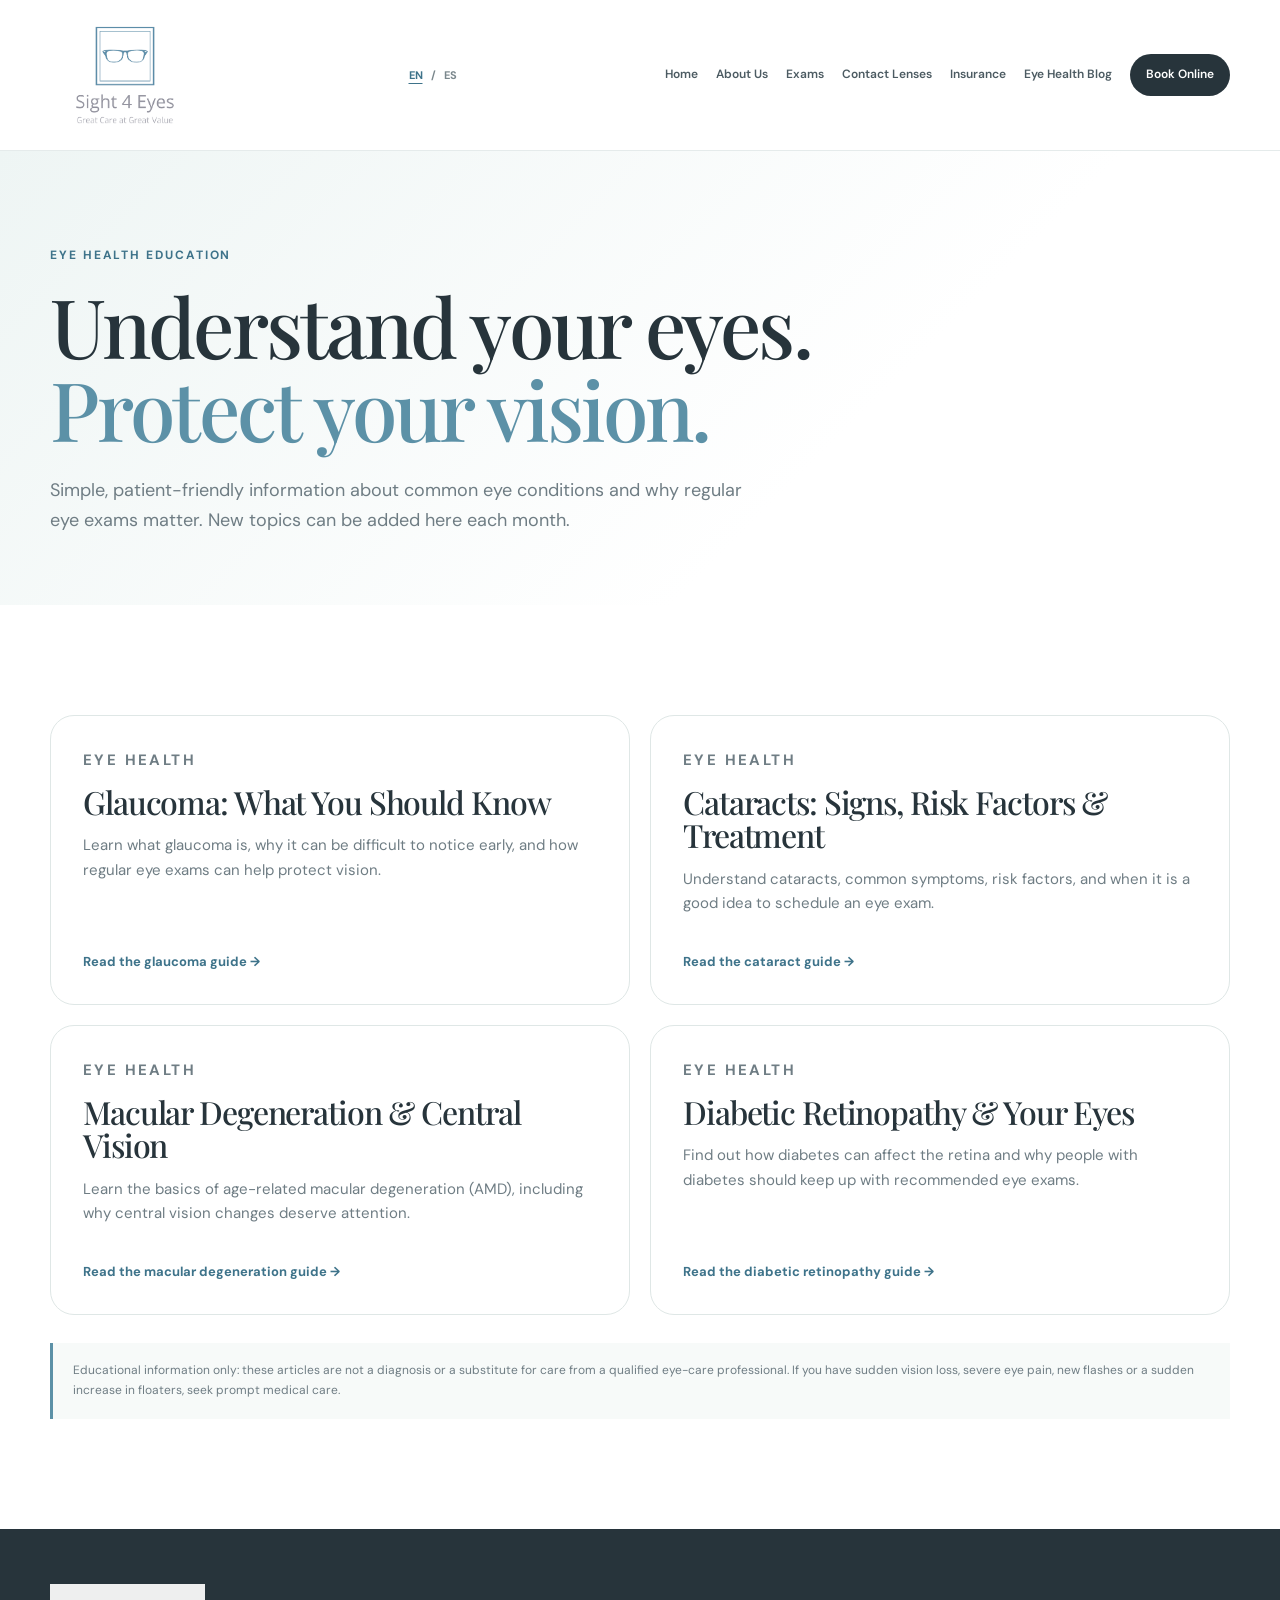
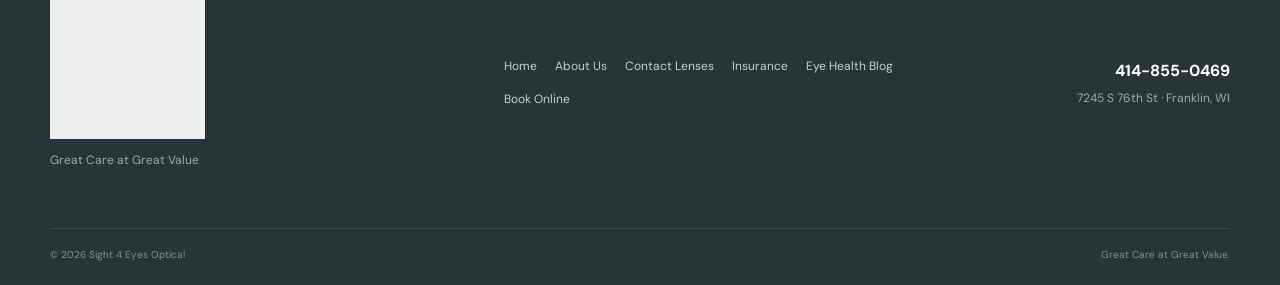
<file: eye-health.html>
<!DOCTYPE html>
<html lang="en">
<head>
  <meta charset="UTF-8">
  <meta name="viewport" content="width=device-width, initial-scale=1.0">
  <meta name="description" content="Eye health education from Sight 4 Eyes Optical in Franklin, Wisconsin. Learn about glaucoma, cataracts, macular degeneration and diabetic retinopathy.">
  <title>Eye Health Blog | Sight 4 Eyes Optical | Franklin, WI</title>
  <link rel="preconnect" href="https://fonts.googleapis.com">
  <link rel="preconnect" href="https://fonts.gstatic.com" crossorigin>
  <link href="https://fonts.googleapis.com/css2?family=DM+Sans:wght@400;500;600;700&family=Playfair+Display:wght@500;600&display=swap" rel="stylesheet">
  <link rel="stylesheet" href="styles.css">
</head>
<body>
<header class="site-header">
  <div class="container nav-wrap">
    <a class="brand" href="index.html#home" aria-label="Sight 4 Eyes home"><img src="assets/logo.png" alt="Sight 4 Eyes Optical"></a>
    <div class="header-tools">
      <div class="language-switcher" role="group" aria-label="Language">
        <button class="lang-button active" data-lang="en" aria-pressed="true">EN</button><span>/</span><button class="lang-button" data-lang="es" aria-pressed="false">ES</button>
      </div>
      <button class="menu-toggle" aria-label="Open menu" aria-expanded="false"><span></span><span></span><span></span></button>
    </div>
    <nav class="nav" aria-label="Main navigation">
      <a href="index.html#home" data-nav-en="Home" data-nav-es="Inicio">Home</a>
      <a href="index.html#about" data-nav-en="About Us" data-nav-es="Sobre Nosotros">About Us</a>
      <a href="index.html#exams" data-nav-en="Exams" data-nav-es="Exámenes">Exams</a>
      <a href="index.html#contacts" data-nav-en="Contact Lenses" data-nav-es="Lentes de Contacto">Contact Lenses</a>
      <a href="index.html#insurance" data-nav-en="Insurance" data-nav-es="Seguros">Insurance</a>
      <a href="eye-health.html" data-nav-en="Eye Health Blog" data-nav-es="Blog de Salud Visual">Eye Health Blog</a>
      <a class="nav-cta" href="https://square.site/book/JVJCF17SCYTRK/sight-4-eyes-franklin-wi" target="_blank" rel="noopener" data-nav-en="Book Online" data-nav-es="Reservar en Línea">Book Online</a>
    </nav>
  </div>
</header>

<main>
  <section class="blog-hero">
    <div class="container">
      <p class="eyebrow" data-en="Eye Health Education" data-es="Educación sobre la Salud Visual">Eye Health Education</p>
      <h1 data-en="Understand your eyes.<br><em>Protect your vision.</em>" data-es="Conozca sus ojos.<br><em>Proteja su visión.</em>">Understand your eyes.<br><em>Protect your vision.</em></h1>
      <p data-en="Simple, patient-friendly information about common eye conditions and why regular eye exams matter. New topics can be added here each month." data-es="Información sencilla y clara para pacientes sobre enfermedades comunes de los ojos y por qué son importantes los exámenes regulares. Aquí se pueden agregar nuevos temas cada mes.">Simple, patient-friendly information about common eye conditions and why regular eye exams matter. New topics can be added here each month.</p>
    </div>
  </section>

  <section class="section">
    <div class="container">
      <div class="blog-grid">
        <article class="blog-card">
          <p class="eyebrow" data-en="Eye Health" data-es="Salud Visual">Eye Health</p>
          <h2 data-en="Glaucoma: What You Should Know" data-es="Glaucoma: Lo que debe saber">Glaucoma: What You Should Know</h2>
          <p data-en="Learn what glaucoma is, why it can be difficult to notice early, and how regular eye exams can help protect vision." data-es="Aprenda qué es el glaucoma, por qué puede ser difícil detectarlo al principio y cómo los exámenes regulares pueden ayudar a proteger la visión.">Learn what glaucoma is, why it can be difficult to notice early, and how regular eye exams can help protect vision.</p>
          <a href="eye-health/glaucoma.html" data-en="Read the glaucoma guide →" data-es="Leer la guía sobre glaucoma →">Read the glaucoma guide →</a>
        </article>
        <article class="blog-card">
          <p class="eyebrow" data-en="Eye Health" data-es="Salud Visual">Eye Health</p>
          <h2 data-en="Cataracts: Signs, Risk Factors & Treatment" data-es="Cataratas: Señales, factores de riesgo y tratamiento">Cataracts: Signs, Risk Factors &amp; Treatment</h2>
          <p data-en="Understand cataracts, common symptoms, risk factors, and when it is a good idea to schedule an eye exam." data-es="Conozca las cataratas, sus síntomas comunes, factores de riesgo y cuándo conviene programar un examen de la vista.">Understand cataracts, common symptoms, risk factors, and when it is a good idea to schedule an eye exam.</p>
          <a href="eye-health/cataracts.html" data-en="Read the cataract guide →" data-es="Leer la guía sobre cataratas →">Read the cataract guide →</a>
        </article>
        <article class="blog-card">
          <p class="eyebrow" data-en="Eye Health" data-es="Salud Visual">Eye Health</p>
          <h2 data-en="Macular Degeneration & Central Vision" data-es="Degeneración Macular y Visión Central">Macular Degeneration &amp; Central Vision</h2>
          <p data-en="Learn the basics of age-related macular degeneration (AMD), including why central vision changes deserve attention." data-es="Conozca lo básico sobre la degeneración macular relacionada con la edad (DMAE) y por qué los cambios en la visión central merecen atención.">Learn the basics of age-related macular degeneration (AMD), including why central vision changes deserve attention.</p>
          <a href="eye-health/macular-degeneration.html" data-en="Read the macular degeneration guide →" data-es="Leer la guía sobre degeneración macular →">Read the macular degeneration guide →</a>
        </article>
        <article class="blog-card">
          <p class="eyebrow" data-en="Eye Health" data-es="Salud Visual">Eye Health</p>
          <h2 data-en="Diabetic Retinopathy & Your Eyes" data-es="Retinopatía Diabética y sus Ojos">Diabetic Retinopathy &amp; Your Eyes</h2>
          <p data-en="Find out how diabetes can affect the retina and why people with diabetes should keep up with recommended eye exams." data-es="Descubra cómo la diabetes puede afectar la retina y por qué las personas con diabetes deben mantenerse al día con los exámenes recomendados.">Find out how diabetes can affect the retina and why people with diabetes should keep up with recommended eye exams.</p>
          <a href="eye-health/diabetic-retinopathy.html" data-en="Read the diabetic retinopathy guide →" data-es="Leer la guía sobre retinopatía diabética →">Read the diabetic retinopathy guide →</a>
        </article>
      </div>
      <div class="blog-disclaimer" data-en="Educational information only: these articles are not a diagnosis or a substitute for care from a qualified eye-care professional. If you have sudden vision loss, severe eye pain, new flashes or a sudden increase in floaters, seek prompt medical care." data-es="Información educativa solamente: estos artículos no constituyen un diagnóstico ni sustituyen la atención de un profesional de la salud visual. Si presenta pérdida repentina de visión, dolor ocular intenso, nuevos destellos o un aumento repentino de manchas flotantes, busque atención médica de inmediato.">Educational information only: these articles are not a diagnosis or a substitute for care from a qualified eye-care professional. If you have sudden vision loss, severe eye pain, new flashes or a sudden increase in floaters, seek prompt medical care.</div>
    </div>
  </section>
</main>

<footer class="site-footer">
  <div class="container footer-grid">
    <div><img src="assets/logo.png" alt="Sight 4 Eyes" class="footer-logo"><p>Great Care at Great Value</p></div>
    <div class="footer-links"><a href="index.html#home">Home</a><a href="index.html#about">About Us</a><a href="index.html#contacts">Contact Lenses</a><a href="index.html#insurance">Insurance</a><a href="eye-health.html">Eye Health Blog</a><a href="https://square.site/book/JVJCF17SCYTRK/sight-4-eyes-franklin-wi" target="_blank" rel="noopener">Book Online</a></div>
    <div class="footer-right"><a href="tel:14148550469">414-855-0469</a><span>7245 S 76th St · Franklin, WI</span></div>
  </div>
  <div class="container footer-bottom"><span>© <span id="year"></span> Sight 4 Eyes Optical</span><span>Great Care at Great Value.</span></div>
</footer>
<script>
const nav=document.querySelector('.nav'), menu=document.querySelector('.menu-toggle');
menu?.addEventListener('click',()=>{const open=nav.classList.toggle('open');menu.setAttribute('aria-expanded',String(open));});
document.getElementById('year').textContent=new Date().getFullYear();
function setLanguage(lang){document.documentElement.lang=lang;document.querySelectorAll('[data-en]').forEach(el=>{el.innerHTML=lang==='es'?el.dataset.es:el.dataset.en;});document.querySelectorAll('[data-nav-en]').forEach(el=>{el.textContent=lang==='es'?el.dataset.navEs:el.dataset.navEn;});document.querySelectorAll('.lang-button').forEach(b=>{const a=b.dataset.lang===lang;b.classList.toggle('active',a);b.setAttribute('aria-pressed',String(a));});localStorage.setItem('sight4eyes-language',lang);}
document.querySelectorAll('.lang-button').forEach(b=>b.addEventListener('click',()=>setLanguage(b.dataset.lang)));setLanguage(localStorage.getItem('sight4eyes-language')==='es'?'es':'en');
</script>
</body>
</html>
</file>
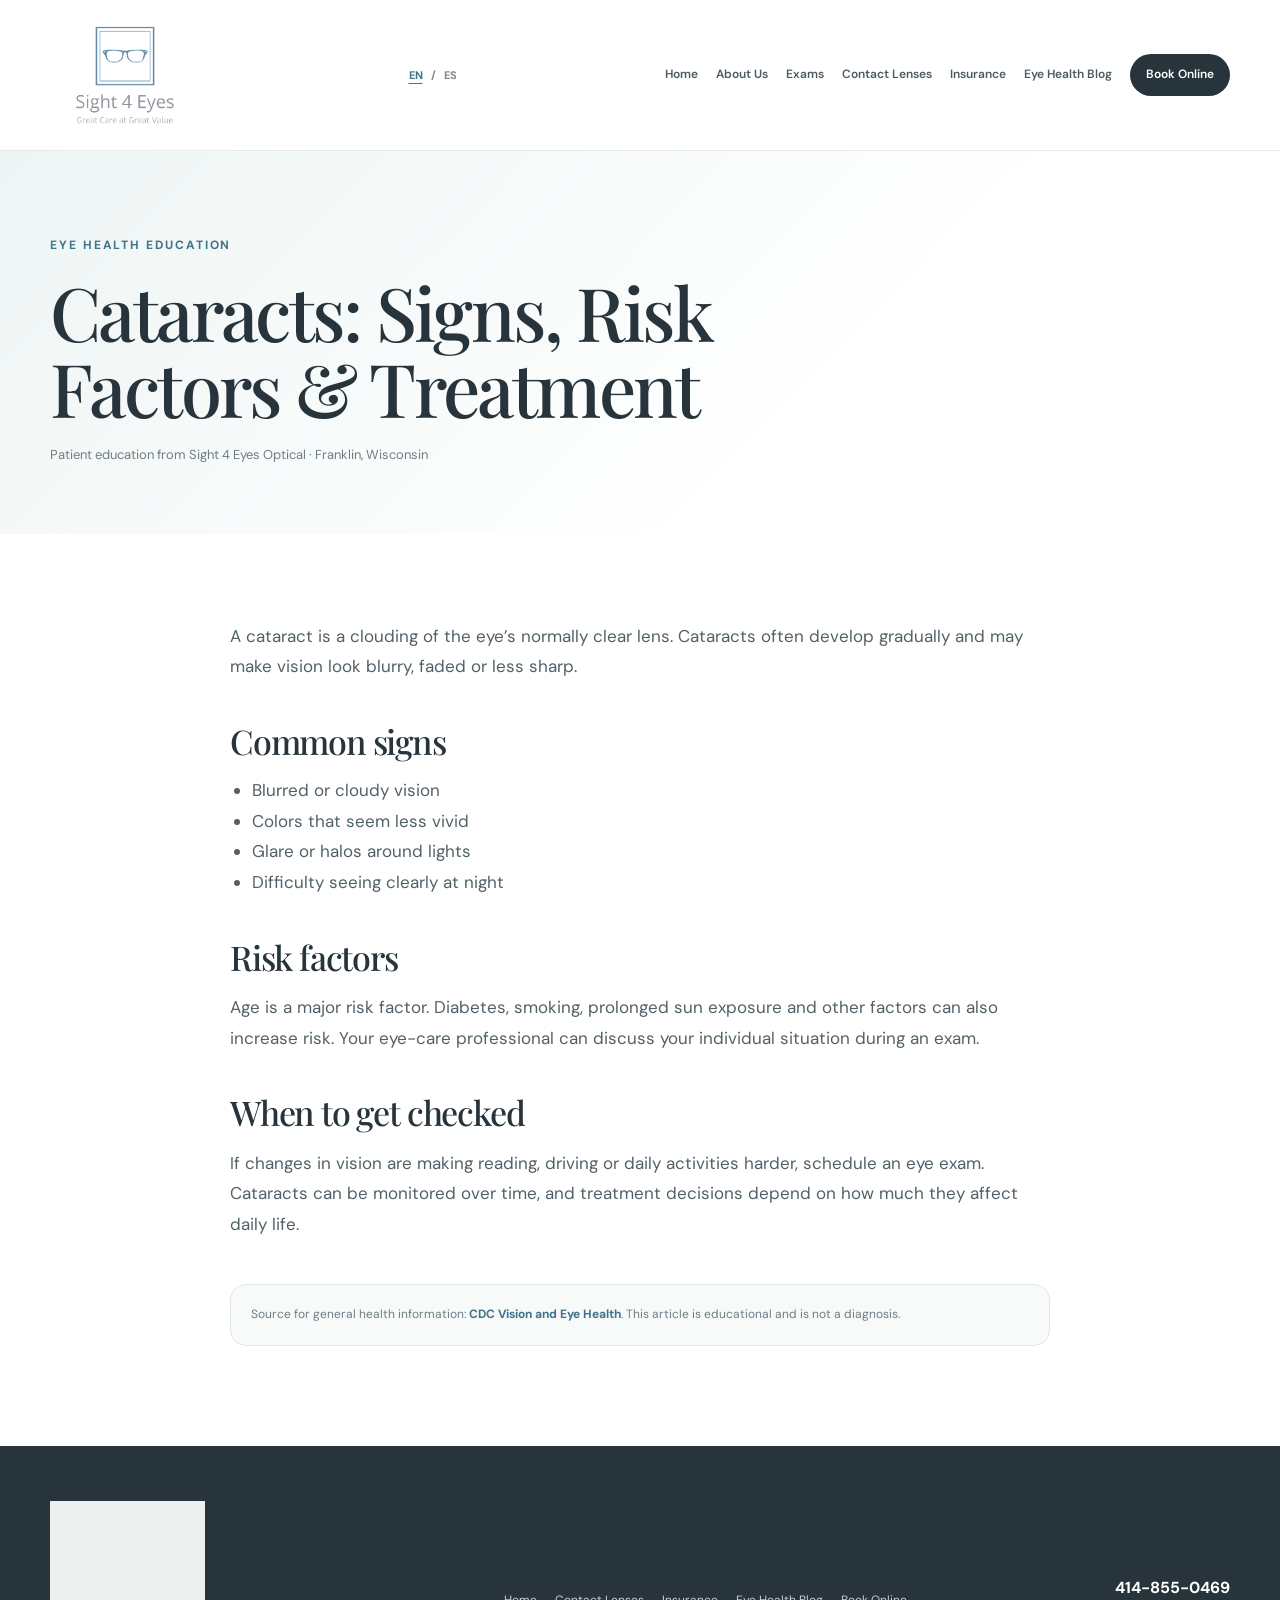
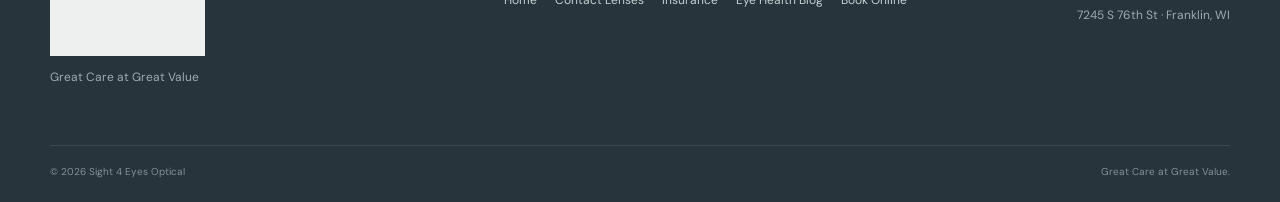
<file: eye-health/cataracts.html>
<!DOCTYPE html>
<html lang="en"><head>
<meta charset="UTF-8"><meta name="viewport" content="width=device-width, initial-scale=1.0">
<meta name="description" content="Understand cataracts, common symptoms, risk factors, and when it is a good idea to schedule an eye exam.">
<title>Cataracts: Signs, Risk Factors & Treatment | Sight 4 Eyes Optical</title>
<link rel="preconnect" href="https://fonts.googleapis.com"><link rel="preconnect" href="https://fonts.gstatic.com" crossorigin>
<link href="https://fonts.googleapis.com/css2?family=DM+Sans:wght@400;500;600;700&family=Playfair+Display:wght@500;600&display=swap" rel="stylesheet"><link rel="stylesheet" href="../styles.css">
<script type="application/ld+json">{"@context":"https://schema.org","@type":"Article","headline":"Cataracts: Signs, Risk Factors & Treatment","author":{"@type":"Organization","name":"Sight 4 Eyes Optical"},"publisher":{"@type":"Organization","name":"Sight 4 Eyes Optical"},"about":"Eye health education"}</script>
</head><body>
<header class="site-header"><div class="container nav-wrap"><a class="brand" href="../index.html#home" aria-label="Sight 4 Eyes home"><img src="../assets/logo.png" alt="Sight 4 Eyes Optical"></a><div class="header-tools"><div class="language-switcher" role="group" aria-label="Language"><button class="lang-button active" data-lang="en" aria-pressed="true">EN</button><span>/</span><button class="lang-button" data-lang="es" aria-pressed="false">ES</button></div><button class="menu-toggle" aria-label="Open menu" aria-expanded="false"><span></span><span></span><span></span></button></div><nav class="nav"><a href="../index.html#home" data-nav-en="Home" data-nav-es="Inicio">Home</a><a href="../index.html#about" data-nav-en="About Us" data-nav-es="Sobre Nosotros">About Us</a><a href="../index.html#exams" data-nav-en="Exams" data-nav-es="Exámenes">Exams</a><a href="../index.html#contacts" data-nav-en="Contact Lenses" data-nav-es="Lentes de Contacto">Contact Lenses</a><a href="../index.html#insurance" data-nav-en="Insurance" data-nav-es="Seguros">Insurance</a><a href="../eye-health.html" data-nav-en="Eye Health Blog" data-nav-es="Blog de Salud Visual">Eye Health Blog</a><a class="nav-cta" href="https://square.site/book/JVJCF17SCYTRK/sight-4-eyes-franklin-wi" target="_blank" rel="noopener" data-nav-en="Book Online" data-nav-es="Reservar en Línea">Book Online</a></nav></div></header>
<main>
<section class="article-hero"><div class="container"><p class="eyebrow" data-en="Eye Health Education" data-es="Educación sobre la Salud Visual">Eye Health Education</p><h1 data-en="Cataracts: Signs, Risk Factors & Treatment" data-es="Cataratas: Señales, factores de riesgo y tratamiento">Cataracts: Signs, Risk Factors & Treatment</h1><p class="article-meta" data-en="Patient education from Sight 4 Eyes Optical · Franklin, Wisconsin" data-es="Información para pacientes de Sight 4 Eyes Optical · Franklin, Wisconsin">Patient education from Sight 4 Eyes Optical · Franklin, Wisconsin</p></div></section>
<article class="article"><div class="container article-inner"><div class="article-language en-content"><p>A cataract is a clouding of the eye’s normally clear lens. Cataracts often develop gradually and may make vision look blurry, faded or less sharp.</p><h2>Common signs</h2><ul><li>Blurred or cloudy vision</li><li>Colors that seem less vivid</li><li>Glare or halos around lights</li><li>Difficulty seeing clearly at night</li></ul><h2>Risk factors</h2><p>Age is a major risk factor. Diabetes, smoking, prolonged sun exposure and other factors can also increase risk. Your eye-care professional can discuss your individual situation during an exam.</p><h2>When to get checked</h2><p>If changes in vision are making reading, driving or daily activities harder, schedule an eye exam. Cataracts can be monitored over time, and treatment decisions depend on how much they affect daily life.</p><div class="article-source">Source for general health information: <a href="https://www.cdc.gov/vision-health/prevention/taking-care-of-your-eyes.html" target="_blank" rel="noopener">CDC Vision and Eye Health</a>. This article is educational and is not a diagnosis.</div></div><div class="article-language es-content" style="display:none"><p>Una catarata es la opacificación del cristalino normalmente transparente del ojo. A menudo se desarrolla gradualmente y puede hacer que la visión se vea borrosa, apagada o menos nítida.</p><h2>Señales comunes</h2><ul><li>Visión borrosa o nublada</li><li>Colores menos intensos</li><li>Deslumbramiento o halos alrededor de las luces</li><li>Dificultad para ver con claridad por la noche</li></ul><h2>Factores de riesgo</h2><p>La edad es un factor importante. La diabetes, fumar, la exposición prolongada al sol y otros factores también pueden aumentar el riesgo. Su profesional de la vista puede hablar con usted sobre su situación durante un examen.</p><h2>Cuándo revisarse</h2><p>Si los cambios en la visión dificultan leer, conducir o realizar actividades diarias, programe un examen de la vista. Las cataratas pueden vigilarse con el tiempo y las decisiones de tratamiento dependen de cuánto afectan la vida diaria.</p><div class="article-source">Fuente de información general: <a href="https://www.cdc.gov/vision-health/prevention/taking-care-of-your-eyes.html" target="_blank" rel="noopener">CDC Vision and Eye Health</a>. Este artículo es educativo y no constituye un diagnóstico.</div></div></div></article>
</main>
<footer class="site-footer"><div class="container footer-grid"><div><img src="../assets/logo.png" alt="Sight 4 Eyes" class="footer-logo"><p>Great Care at Great Value</p></div><div class="footer-links"><a href="../index.html#home">Home</a><a href="../index.html#contacts">Contact Lenses</a><a href="../index.html#insurance">Insurance</a><a href="../eye-health.html">Eye Health Blog</a><a href="https://square.site/book/JVJCF17SCYTRK/sight-4-eyes-franklin-wi" target="_blank" rel="noopener">Book Online</a></div><div class="footer-right"><a href="tel:14148550469">414-855-0469</a><span>7245 S 76th St · Franklin, WI</span></div></div><div class="container footer-bottom"><span>© <span id="year"></span> Sight 4 Eyes Optical</span><span>Great Care at Great Value.</span></div></footer>
<script>
const nav=document.querySelector('.nav'),menu=document.querySelector('.menu-toggle');menu?.addEventListener('click',()=>{const open=nav.classList.toggle('open');menu.setAttribute('aria-expanded',String(open));});document.getElementById('year').textContent=new Date().getFullYear();
function setLanguage(lang){document.documentElement.lang=lang;document.querySelectorAll('[data-en]').forEach(el=>{el.innerHTML=lang==='es'?el.dataset.es:el.dataset.en;});document.querySelectorAll('[data-nav-en]').forEach(el=>{el.textContent=lang==='es'?el.dataset.navEs:el.dataset.navEn;});document.querySelector('.en-content').style.display=lang==='es'?'none':'block';document.querySelector('.es-content').style.display=lang==='es'?'block':'none';document.querySelectorAll('.lang-button').forEach(b=>{const a=b.dataset.lang===lang;b.classList.toggle('active',a);b.setAttribute('aria-pressed',String(a));});localStorage.setItem('sight4eyes-language',lang);}document.querySelectorAll('.lang-button').forEach(b=>b.addEventListener('click',()=>setLanguage(b.dataset.lang)));setLanguage(localStorage.getItem('sight4eyes-language')==='es'?'es':'en');
</script></body></html>
</file>
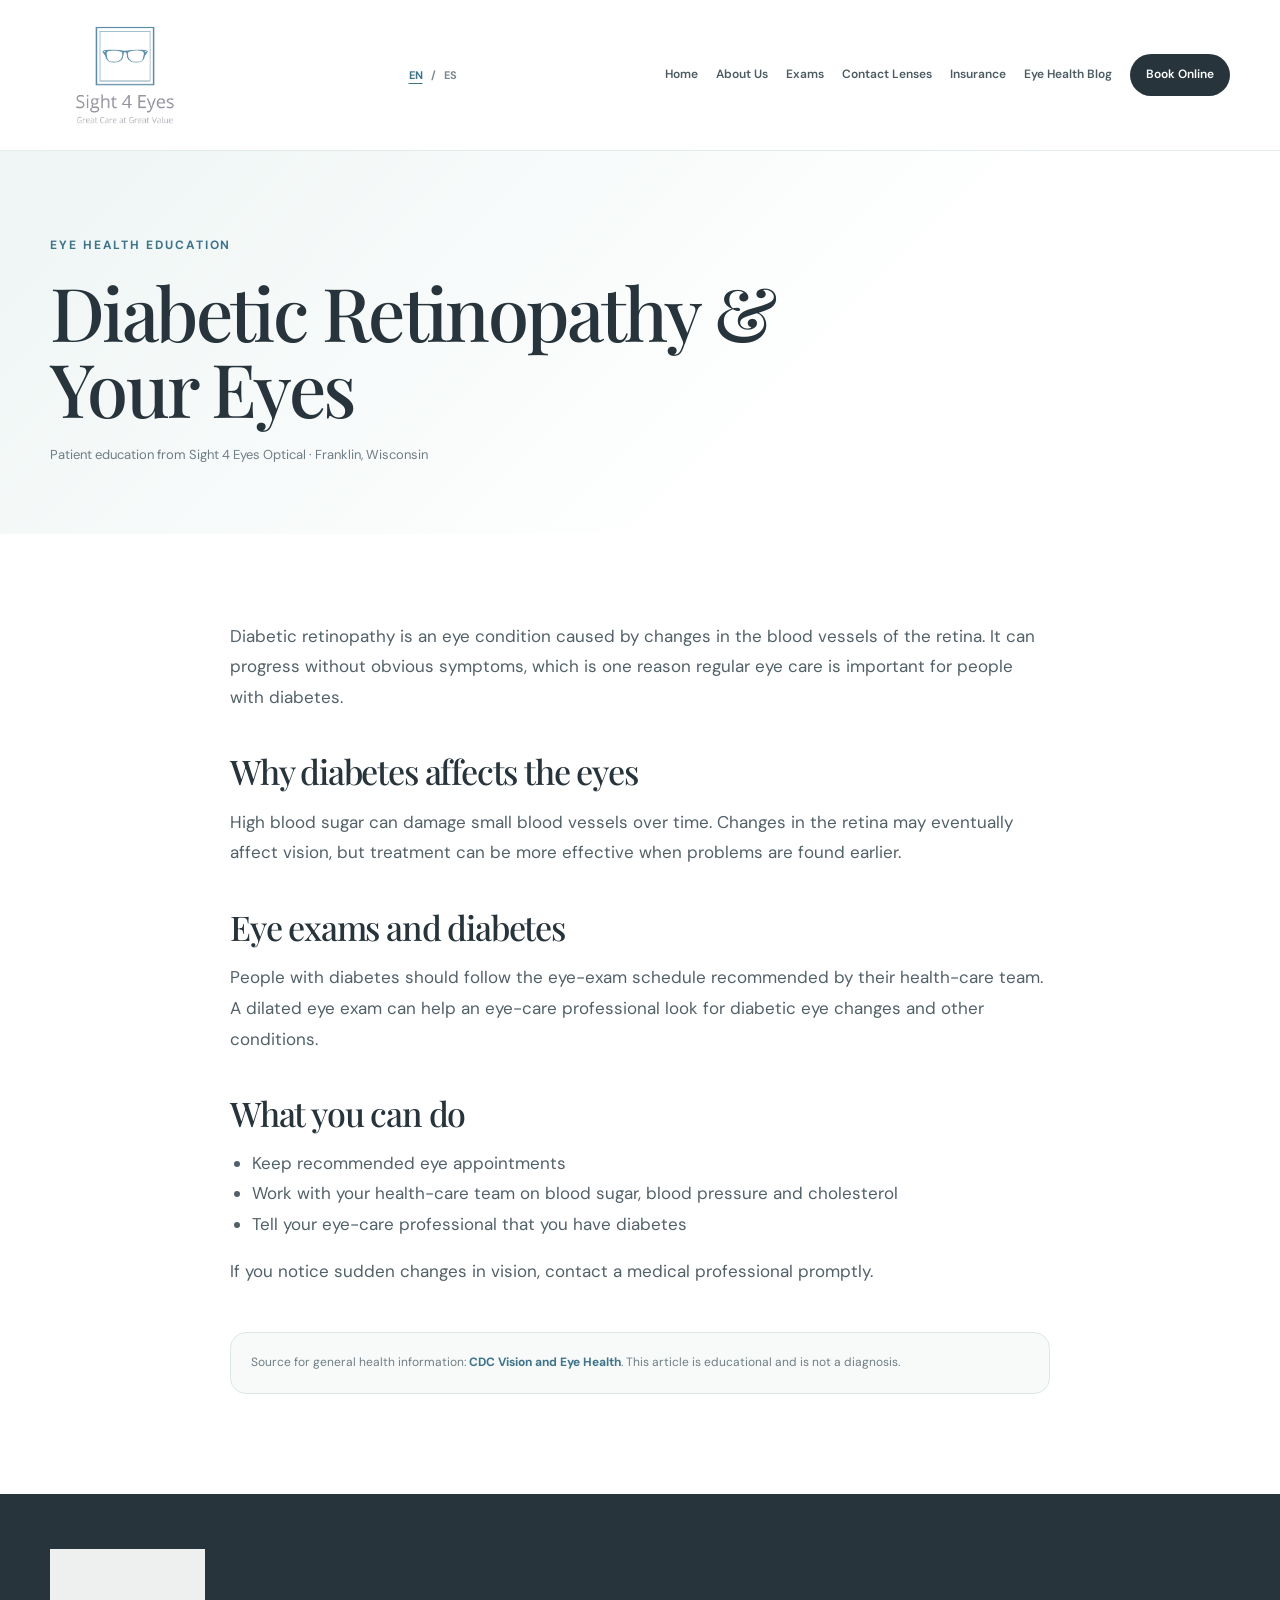
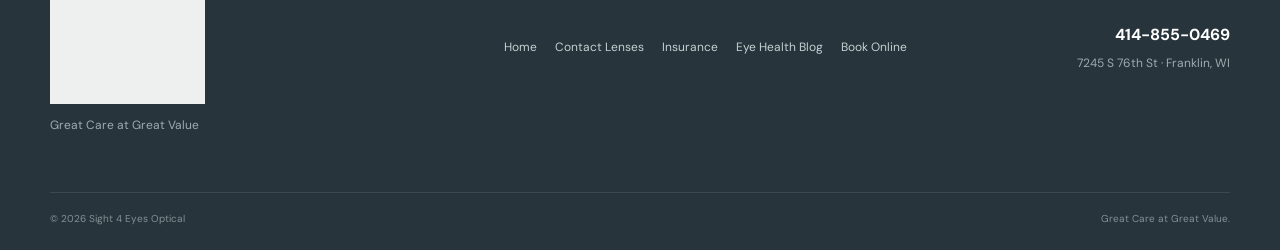
<file: eye-health/diabetic-retinopathy.html>
<!DOCTYPE html>
<html lang="en"><head>
<meta charset="UTF-8"><meta name="viewport" content="width=device-width, initial-scale=1.0">
<meta name="description" content="Find out how diabetes can affect the retina and why people with diabetes should keep up with recommended eye exams.">
<title>Diabetic Retinopathy & Your Eyes | Sight 4 Eyes Optical</title>
<link rel="preconnect" href="https://fonts.googleapis.com"><link rel="preconnect" href="https://fonts.gstatic.com" crossorigin>
<link href="https://fonts.googleapis.com/css2?family=DM+Sans:wght@400;500;600;700&family=Playfair+Display:wght@500;600&display=swap" rel="stylesheet"><link rel="stylesheet" href="../styles.css">
<script type="application/ld+json">{"@context":"https://schema.org","@type":"Article","headline":"Diabetic Retinopathy & Your Eyes","author":{"@type":"Organization","name":"Sight 4 Eyes Optical"},"publisher":{"@type":"Organization","name":"Sight 4 Eyes Optical"},"about":"Eye health education"}</script>
</head><body>
<header class="site-header"><div class="container nav-wrap"><a class="brand" href="../index.html#home" aria-label="Sight 4 Eyes home"><img src="../assets/logo.png" alt="Sight 4 Eyes Optical"></a><div class="header-tools"><div class="language-switcher" role="group" aria-label="Language"><button class="lang-button active" data-lang="en" aria-pressed="true">EN</button><span>/</span><button class="lang-button" data-lang="es" aria-pressed="false">ES</button></div><button class="menu-toggle" aria-label="Open menu" aria-expanded="false"><span></span><span></span><span></span></button></div><nav class="nav"><a href="../index.html#home" data-nav-en="Home" data-nav-es="Inicio">Home</a><a href="../index.html#about" data-nav-en="About Us" data-nav-es="Sobre Nosotros">About Us</a><a href="../index.html#exams" data-nav-en="Exams" data-nav-es="Exámenes">Exams</a><a href="../index.html#contacts" data-nav-en="Contact Lenses" data-nav-es="Lentes de Contacto">Contact Lenses</a><a href="../index.html#insurance" data-nav-en="Insurance" data-nav-es="Seguros">Insurance</a><a href="../eye-health.html" data-nav-en="Eye Health Blog" data-nav-es="Blog de Salud Visual">Eye Health Blog</a><a class="nav-cta" href="https://square.site/book/JVJCF17SCYTRK/sight-4-eyes-franklin-wi" target="_blank" rel="noopener" data-nav-en="Book Online" data-nav-es="Reservar en Línea">Book Online</a></nav></div></header>
<main>
<section class="article-hero"><div class="container"><p class="eyebrow" data-en="Eye Health Education" data-es="Educación sobre la Salud Visual">Eye Health Education</p><h1 data-en="Diabetic Retinopathy & Your Eyes" data-es="Retinopatía Diabética y sus Ojos">Diabetic Retinopathy & Your Eyes</h1><p class="article-meta" data-en="Patient education from Sight 4 Eyes Optical · Franklin, Wisconsin" data-es="Información para pacientes de Sight 4 Eyes Optical · Franklin, Wisconsin">Patient education from Sight 4 Eyes Optical · Franklin, Wisconsin</p></div></section>
<article class="article"><div class="container article-inner"><div class="article-language en-content"><p>Diabetic retinopathy is an eye condition caused by changes in the blood vessels of the retina. It can progress without obvious symptoms, which is one reason regular eye care is important for people with diabetes.</p><h2>Why diabetes affects the eyes</h2><p>High blood sugar can damage small blood vessels over time. Changes in the retina may eventually affect vision, but treatment can be more effective when problems are found earlier.</p><h2>Eye exams and diabetes</h2><p>People with diabetes should follow the eye-exam schedule recommended by their health-care team. A dilated eye exam can help an eye-care professional look for diabetic eye changes and other conditions.</p><h2>What you can do</h2><ul><li>Keep recommended eye appointments</li><li>Work with your health-care team on blood sugar, blood pressure and cholesterol</li><li>Tell your eye-care professional that you have diabetes</li></ul><p>If you notice sudden changes in vision, contact a medical professional promptly.</p><div class="article-source">Source for general health information: <a href="https://www.cdc.gov/diabetes/diabetes-complications/diabetes-and-vision-loss.html" target="_blank" rel="noopener">CDC Vision and Eye Health</a>. This article is educational and is not a diagnosis.</div></div><div class="article-language es-content" style="display:none"><p>La retinopatía diabética es una enfermedad ocular causada por cambios en los vasos sanguíneos de la retina. Puede avanzar sin síntomas evidentes, por lo que el cuidado regular de los ojos es especialmente importante para las personas con diabetes.</p><h2>Por qué la diabetes afecta los ojos</h2><p>El nivel alto de azúcar en la sangre puede dañar pequeños vasos sanguíneos con el tiempo. Los cambios en la retina pueden afectar la visión, pero detectar los problemas antes puede permitir un tratamiento más oportuno.</p><h2>Exámenes de la vista y diabetes</h2><p>Las personas con diabetes deben seguir el calendario de exámenes recomendado por su equipo de atención médica. Un examen con dilatación puede ayudar al profesional de la vista a detectar cambios relacionados con la diabetes y otras condiciones.</p><h2>Qué puede hacer</h2><ul><li>Mantenga sus citas oftalmológicas recomendadas</li><li>Trabaje con su equipo médico para controlar el azúcar en la sangre, la presión arterial y el colesterol</li><li>Informe a su profesional de la vista que tiene diabetes</li></ul><p>Si nota cambios repentinos en la visión, comuníquese con un profesional médico de inmediato.</p><div class="article-source">Fuente de información general: <a href="https://www.cdc.gov/diabetes/diabetes-complications/diabetes-and-vision-loss.html" target="_blank" rel="noopener">CDC Vision and Eye Health</a>. Este artículo es educativo y no constituye un diagnóstico.</div></div></div></article>
</main>
<footer class="site-footer"><div class="container footer-grid"><div><img src="../assets/logo.png" alt="Sight 4 Eyes" class="footer-logo"><p>Great Care at Great Value</p></div><div class="footer-links"><a href="../index.html#home">Home</a><a href="../index.html#contacts">Contact Lenses</a><a href="../index.html#insurance">Insurance</a><a href="../eye-health.html">Eye Health Blog</a><a href="https://square.site/book/JVJCF17SCYTRK/sight-4-eyes-franklin-wi" target="_blank" rel="noopener">Book Online</a></div><div class="footer-right"><a href="tel:14148550469">414-855-0469</a><span>7245 S 76th St · Franklin, WI</span></div></div><div class="container footer-bottom"><span>© <span id="year"></span> Sight 4 Eyes Optical</span><span>Great Care at Great Value.</span></div></footer>
<script>
const nav=document.querySelector('.nav'),menu=document.querySelector('.menu-toggle');menu?.addEventListener('click',()=>{const open=nav.classList.toggle('open');menu.setAttribute('aria-expanded',String(open));});document.getElementById('year').textContent=new Date().getFullYear();
function setLanguage(lang){document.documentElement.lang=lang;document.querySelectorAll('[data-en]').forEach(el=>{el.innerHTML=lang==='es'?el.dataset.es:el.dataset.en;});document.querySelectorAll('[data-nav-en]').forEach(el=>{el.textContent=lang==='es'?el.dataset.navEs:el.dataset.navEn;});document.querySelector('.en-content').style.display=lang==='es'?'none':'block';document.querySelector('.es-content').style.display=lang==='es'?'block':'none';document.querySelectorAll('.lang-button').forEach(b=>{const a=b.dataset.lang===lang;b.classList.toggle('active',a);b.setAttribute('aria-pressed',String(a));});localStorage.setItem('sight4eyes-language',lang);}document.querySelectorAll('.lang-button').forEach(b=>b.addEventListener('click',()=>setLanguage(b.dataset.lang)));setLanguage(localStorage.getItem('sight4eyes-language')==='es'?'es':'en');
</script></body></html>
</file>
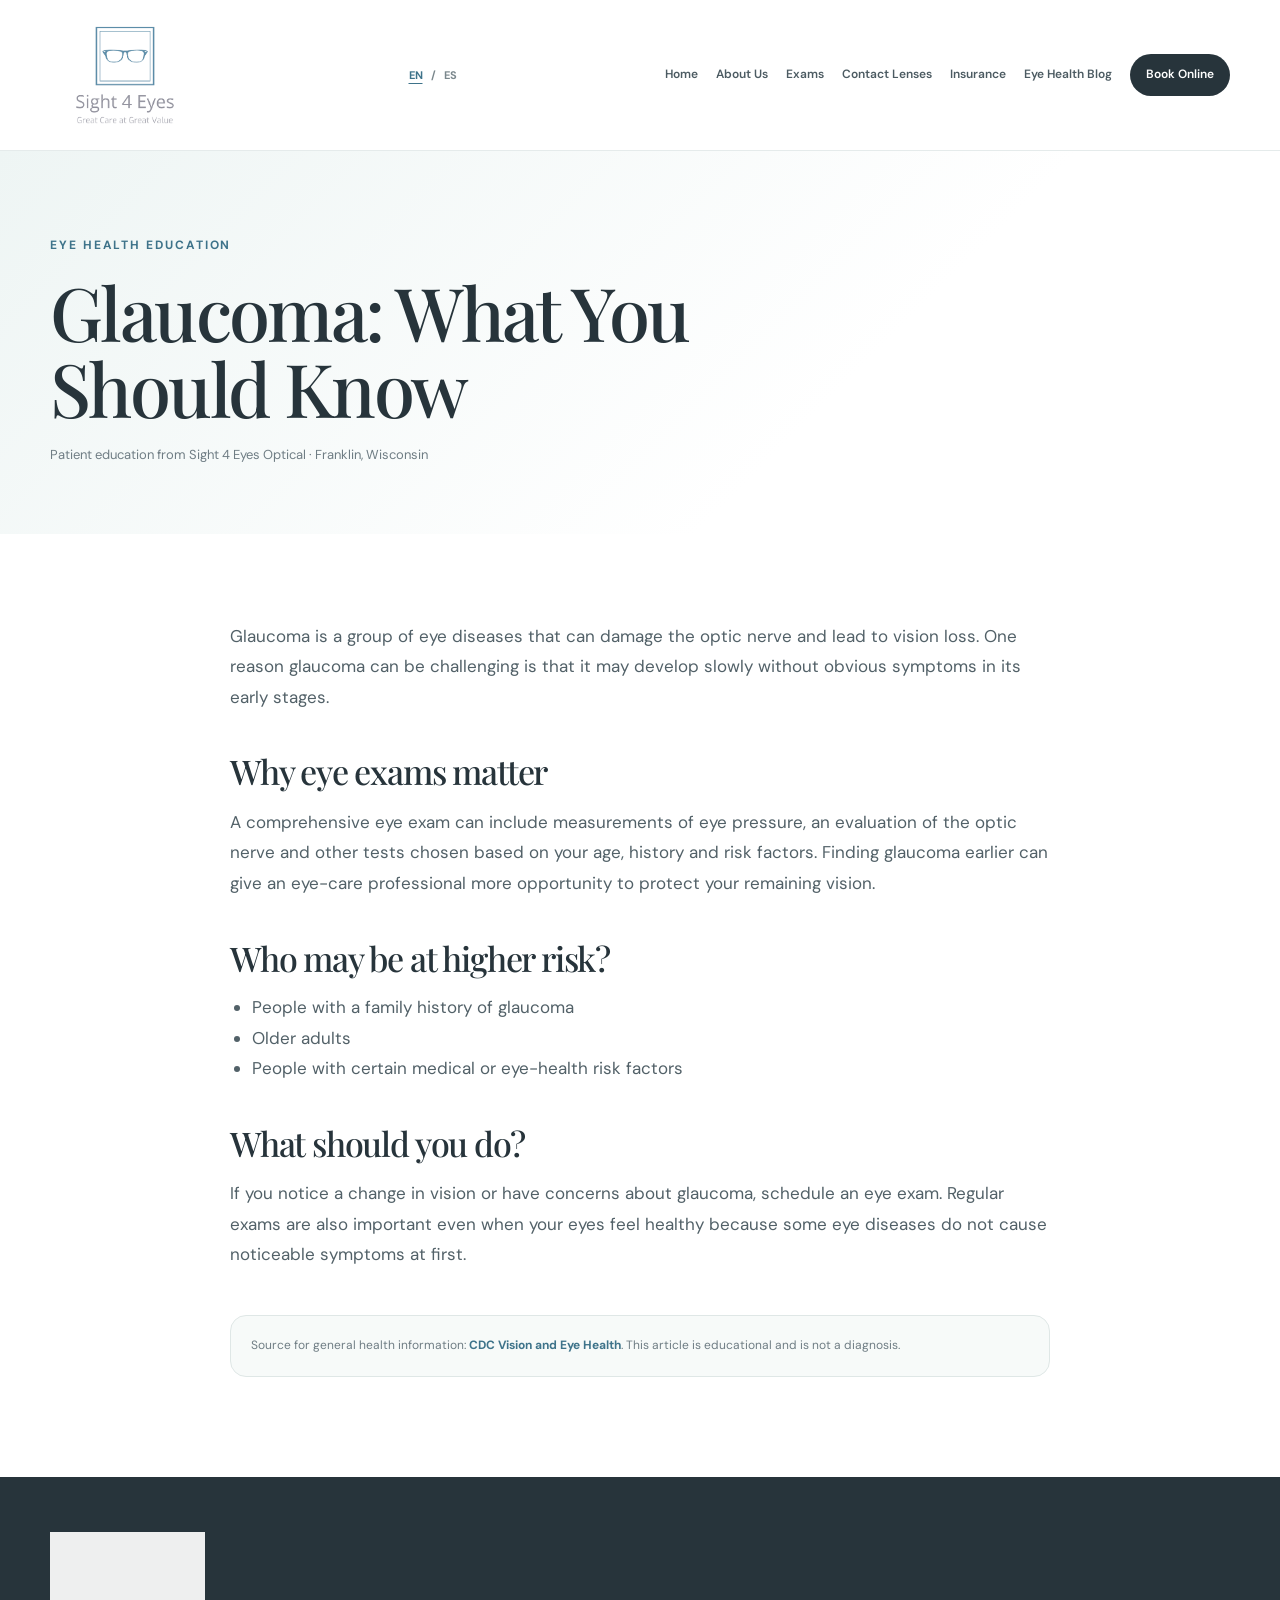
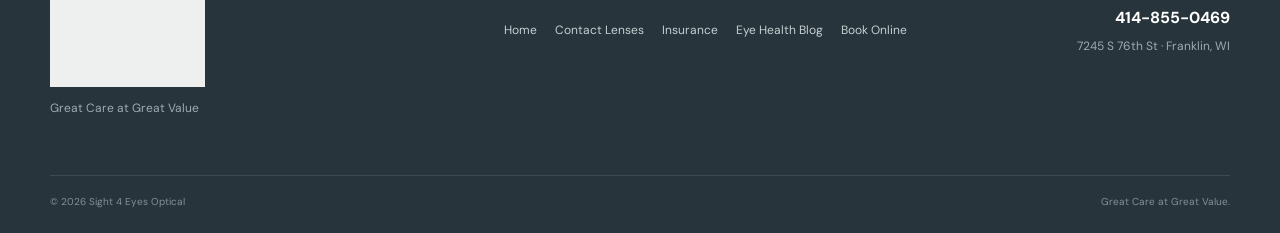
<file: eye-health/glaucoma.html>
<!DOCTYPE html>
<html lang="en"><head>
<meta charset="UTF-8"><meta name="viewport" content="width=device-width, initial-scale=1.0">
<meta name="description" content="Learn what glaucoma is, why it can be difficult to notice early, and how regular eye exams can help protect vision.">
<title>Glaucoma: What You Should Know | Sight 4 Eyes Optical</title>
<link rel="preconnect" href="https://fonts.googleapis.com"><link rel="preconnect" href="https://fonts.gstatic.com" crossorigin>
<link href="https://fonts.googleapis.com/css2?family=DM+Sans:wght@400;500;600;700&family=Playfair+Display:wght@500;600&display=swap" rel="stylesheet"><link rel="stylesheet" href="../styles.css">
<script type="application/ld+json">{"@context":"https://schema.org","@type":"Article","headline":"Glaucoma: What You Should Know","author":{"@type":"Organization","name":"Sight 4 Eyes Optical"},"publisher":{"@type":"Organization","name":"Sight 4 Eyes Optical"},"about":"Eye health education"}</script>
</head><body>
<header class="site-header"><div class="container nav-wrap"><a class="brand" href="../index.html#home" aria-label="Sight 4 Eyes home"><img src="../assets/logo.png" alt="Sight 4 Eyes Optical"></a><div class="header-tools"><div class="language-switcher" role="group" aria-label="Language"><button class="lang-button active" data-lang="en" aria-pressed="true">EN</button><span>/</span><button class="lang-button" data-lang="es" aria-pressed="false">ES</button></div><button class="menu-toggle" aria-label="Open menu" aria-expanded="false"><span></span><span></span><span></span></button></div><nav class="nav"><a href="../index.html#home" data-nav-en="Home" data-nav-es="Inicio">Home</a><a href="../index.html#about" data-nav-en="About Us" data-nav-es="Sobre Nosotros">About Us</a><a href="../index.html#exams" data-nav-en="Exams" data-nav-es="Exámenes">Exams</a><a href="../index.html#contacts" data-nav-en="Contact Lenses" data-nav-es="Lentes de Contacto">Contact Lenses</a><a href="../index.html#insurance" data-nav-en="Insurance" data-nav-es="Seguros">Insurance</a><a href="../eye-health.html" data-nav-en="Eye Health Blog" data-nav-es="Blog de Salud Visual">Eye Health Blog</a><a class="nav-cta" href="https://square.site/book/JVJCF17SCYTRK/sight-4-eyes-franklin-wi" target="_blank" rel="noopener" data-nav-en="Book Online" data-nav-es="Reservar en Línea">Book Online</a></nav></div></header>
<main>
<section class="article-hero"><div class="container"><p class="eyebrow" data-en="Eye Health Education" data-es="Educación sobre la Salud Visual">Eye Health Education</p><h1 data-en="Glaucoma: What You Should Know" data-es="Glaucoma: Lo que debe saber">Glaucoma: What You Should Know</h1><p class="article-meta" data-en="Patient education from Sight 4 Eyes Optical · Franklin, Wisconsin" data-es="Información para pacientes de Sight 4 Eyes Optical · Franklin, Wisconsin">Patient education from Sight 4 Eyes Optical · Franklin, Wisconsin</p></div></section>
<article class="article"><div class="container article-inner"><div class="article-language en-content"><p>Glaucoma is a group of eye diseases that can damage the optic nerve and lead to vision loss. One reason glaucoma can be challenging is that it may develop slowly without obvious symptoms in its early stages.</p><h2>Why eye exams matter</h2><p>A comprehensive eye exam can include measurements of eye pressure, an evaluation of the optic nerve and other tests chosen based on your age, history and risk factors. Finding glaucoma earlier can give an eye-care professional more opportunity to protect your remaining vision.</p><h2>Who may be at higher risk?</h2><ul><li>People with a family history of glaucoma</li><li>Older adults</li><li>People with certain medical or eye-health risk factors</li></ul><h2>What should you do?</h2><p>If you notice a change in vision or have concerns about glaucoma, schedule an eye exam. Regular exams are also important even when your eyes feel healthy because some eye diseases do not cause noticeable symptoms at first.</p><div class="article-source">Source for general health information: <a href="https://www.cdc.gov/vision-health/about-eye-disorders/index.html" target="_blank" rel="noopener">CDC Vision and Eye Health</a>. This article is educational and is not a diagnosis.</div></div><div class="article-language es-content" style="display:none"><p>El glaucoma es un grupo de enfermedades oculares que puede dañar el nervio óptico y provocar pérdida de visión. Puede ser difícil de detectar porque puede desarrollarse lentamente sin síntomas evidentes en las primeras etapas.</p><h2>Por qué son importantes los exámenes</h2><p>Un examen completo de la vista puede incluir la medición de la presión ocular, una evaluación del nervio óptico y otras pruebas según su edad, historial y factores de riesgo. Detectar el glaucoma antes puede darle al profesional más oportunidades para proteger la visión que conserva.</p><h2>¿Quién puede tener mayor riesgo?</h2><ul><li>Personas con antecedentes familiares de glaucoma</li><li>Adultos mayores</li><li>Personas con ciertos factores de riesgo médicos u oculares</li></ul><h2>¿Qué debe hacer?</h2><p>Si nota cambios en la visión o le preocupa el glaucoma, programe un examen de la vista. Los exámenes regulares también son importantes aunque sus ojos se sientan bien, porque algunas enfermedades oculares no causan síntomas evidentes al principio.</p><div class="article-source">Fuente de información general: <a href="https://www.cdc.gov/vision-health/about-eye-disorders/index.html" target="_blank" rel="noopener">CDC Vision and Eye Health</a>. Este artículo es educativo y no constituye un diagnóstico.</div></div></div></article>
</main>
<footer class="site-footer"><div class="container footer-grid"><div><img src="../assets/logo.png" alt="Sight 4 Eyes" class="footer-logo"><p>Great Care at Great Value</p></div><div class="footer-links"><a href="../index.html#home">Home</a><a href="../index.html#contacts">Contact Lenses</a><a href="../index.html#insurance">Insurance</a><a href="../eye-health.html">Eye Health Blog</a><a href="https://square.site/book/JVJCF17SCYTRK/sight-4-eyes-franklin-wi" target="_blank" rel="noopener">Book Online</a></div><div class="footer-right"><a href="tel:14148550469">414-855-0469</a><span>7245 S 76th St · Franklin, WI</span></div></div><div class="container footer-bottom"><span>© <span id="year"></span> Sight 4 Eyes Optical</span><span>Great Care at Great Value.</span></div></footer>
<script>
const nav=document.querySelector('.nav'),menu=document.querySelector('.menu-toggle');menu?.addEventListener('click',()=>{const open=nav.classList.toggle('open');menu.setAttribute('aria-expanded',String(open));});document.getElementById('year').textContent=new Date().getFullYear();
function setLanguage(lang){document.documentElement.lang=lang;document.querySelectorAll('[data-en]').forEach(el=>{el.innerHTML=lang==='es'?el.dataset.es:el.dataset.en;});document.querySelectorAll('[data-nav-en]').forEach(el=>{el.textContent=lang==='es'?el.dataset.navEs:el.dataset.navEn;});document.querySelector('.en-content').style.display=lang==='es'?'none':'block';document.querySelector('.es-content').style.display=lang==='es'?'block':'none';document.querySelectorAll('.lang-button').forEach(b=>{const a=b.dataset.lang===lang;b.classList.toggle('active',a);b.setAttribute('aria-pressed',String(a));});localStorage.setItem('sight4eyes-language',lang);}document.querySelectorAll('.lang-button').forEach(b=>b.addEventListener('click',()=>setLanguage(b.dataset.lang)));setLanguage(localStorage.getItem('sight4eyes-language')==='es'?'es':'en');
</script></body></html>
</file>
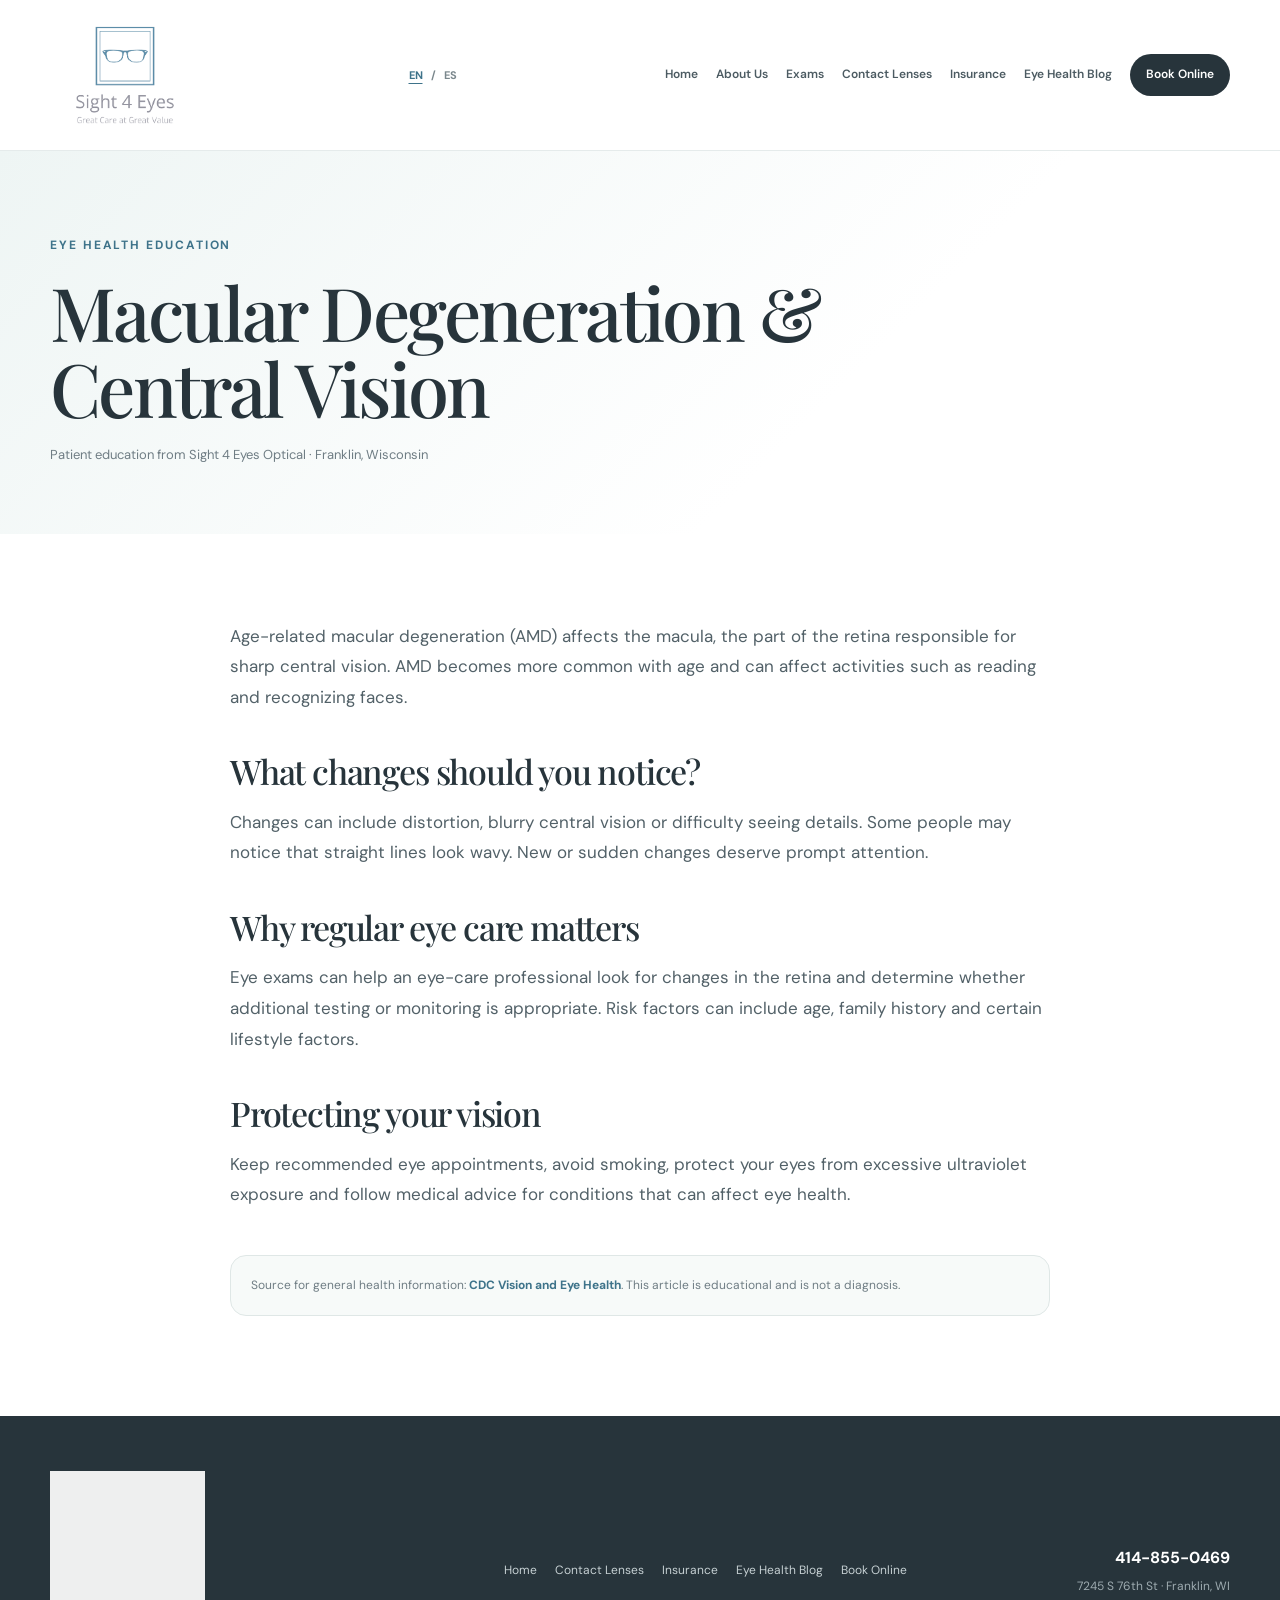
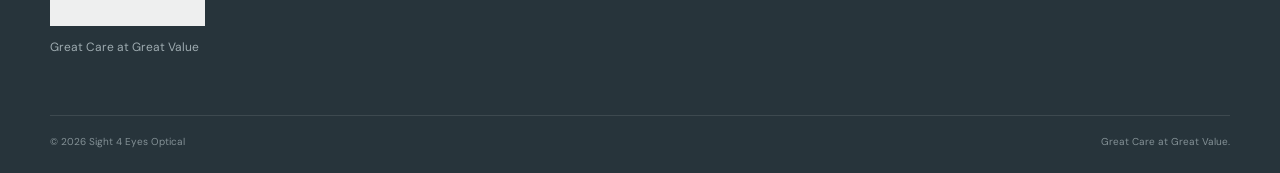
<file: eye-health/macular-degeneration.html>
<!DOCTYPE html>
<html lang="en"><head>
<meta charset="UTF-8"><meta name="viewport" content="width=device-width, initial-scale=1.0">
<meta name="description" content="Learn the basics of age-related macular degeneration (AMD), including why central vision changes deserve attention.">
<title>Macular Degeneration & Central Vision | Sight 4 Eyes Optical</title>
<link rel="preconnect" href="https://fonts.googleapis.com"><link rel="preconnect" href="https://fonts.gstatic.com" crossorigin>
<link href="https://fonts.googleapis.com/css2?family=DM+Sans:wght@400;500;600;700&family=Playfair+Display:wght@500;600&display=swap" rel="stylesheet"><link rel="stylesheet" href="../styles.css">
<script type="application/ld+json">{"@context":"https://schema.org","@type":"Article","headline":"Macular Degeneration & Central Vision","author":{"@type":"Organization","name":"Sight 4 Eyes Optical"},"publisher":{"@type":"Organization","name":"Sight 4 Eyes Optical"},"about":"Eye health education"}</script>
</head><body>
<header class="site-header"><div class="container nav-wrap"><a class="brand" href="../index.html#home" aria-label="Sight 4 Eyes home"><img src="../assets/logo.png" alt="Sight 4 Eyes Optical"></a><div class="header-tools"><div class="language-switcher" role="group" aria-label="Language"><button class="lang-button active" data-lang="en" aria-pressed="true">EN</button><span>/</span><button class="lang-button" data-lang="es" aria-pressed="false">ES</button></div><button class="menu-toggle" aria-label="Open menu" aria-expanded="false"><span></span><span></span><span></span></button></div><nav class="nav"><a href="../index.html#home" data-nav-en="Home" data-nav-es="Inicio">Home</a><a href="../index.html#about" data-nav-en="About Us" data-nav-es="Sobre Nosotros">About Us</a><a href="../index.html#exams" data-nav-en="Exams" data-nav-es="Exámenes">Exams</a><a href="../index.html#contacts" data-nav-en="Contact Lenses" data-nav-es="Lentes de Contacto">Contact Lenses</a><a href="../index.html#insurance" data-nav-en="Insurance" data-nav-es="Seguros">Insurance</a><a href="../eye-health.html" data-nav-en="Eye Health Blog" data-nav-es="Blog de Salud Visual">Eye Health Blog</a><a class="nav-cta" href="https://square.site/book/JVJCF17SCYTRK/sight-4-eyes-franklin-wi" target="_blank" rel="noopener" data-nav-en="Book Online" data-nav-es="Reservar en Línea">Book Online</a></nav></div></header>
<main>
<section class="article-hero"><div class="container"><p class="eyebrow" data-en="Eye Health Education" data-es="Educación sobre la Salud Visual">Eye Health Education</p><h1 data-en="Macular Degeneration & Central Vision" data-es="Degeneración Macular y Visión Central">Macular Degeneration & Central Vision</h1><p class="article-meta" data-en="Patient education from Sight 4 Eyes Optical · Franklin, Wisconsin" data-es="Información para pacientes de Sight 4 Eyes Optical · Franklin, Wisconsin">Patient education from Sight 4 Eyes Optical · Franklin, Wisconsin</p></div></section>
<article class="article"><div class="container article-inner"><div class="article-language en-content"><p>Age-related macular degeneration (AMD) affects the macula, the part of the retina responsible for sharp central vision. AMD becomes more common with age and can affect activities such as reading and recognizing faces.</p><h2>What changes should you notice?</h2><p>Changes can include distortion, blurry central vision or difficulty seeing details. Some people may notice that straight lines look wavy. New or sudden changes deserve prompt attention.</p><h2>Why regular eye care matters</h2><p>Eye exams can help an eye-care professional look for changes in the retina and determine whether additional testing or monitoring is appropriate. Risk factors can include age, family history and certain lifestyle factors.</p><h2>Protecting your vision</h2><p>Keep recommended eye appointments, avoid smoking, protect your eyes from excessive ultraviolet exposure and follow medical advice for conditions that can affect eye health.</p><div class="article-source">Source for general health information: <a href="https://www.cdc.gov/vision-health/faq-vision-health/" target="_blank" rel="noopener">CDC Vision and Eye Health</a>. This article is educational and is not a diagnosis.</div></div><div class="article-language es-content" style="display:none"><p>La degeneración macular relacionada con la edad (DMAE) afecta la mácula, la parte de la retina responsable de la visión central nítida. Es más común con la edad y puede afectar actividades como leer y reconocer rostros.</p><h2>¿Qué cambios debe notar?</h2><p>Los cambios pueden incluir distorsión, visión central borrosa o dificultad para ver detalles. Algunas personas notan que las líneas rectas parecen onduladas. Los cambios nuevos o repentinos merecen atención rápida.</p><h2>Por qué importa el cuidado regular</h2><p>Los exámenes de la vista pueden ayudar al profesional a detectar cambios en la retina y determinar si se necesitan pruebas o seguimiento adicionales. Los factores de riesgo pueden incluir la edad, antecedentes familiares y ciertos factores del estilo de vida.</p><h2>Cómo proteger la visión</h2><p>Mantenga sus citas recomendadas, evite fumar, proteja sus ojos de la exposición excesiva a los rayos ultravioleta y siga las recomendaciones médicas para las condiciones que pueden afectar la salud ocular.</p><div class="article-source">Fuente de información general: <a href="https://www.cdc.gov/vision-health/faq-vision-health/" target="_blank" rel="noopener">CDC Vision and Eye Health</a>. Este artículo es educativo y no constituye un diagnóstico.</div></div></div></article>
</main>
<footer class="site-footer"><div class="container footer-grid"><div><img src="../assets/logo.png" alt="Sight 4 Eyes" class="footer-logo"><p>Great Care at Great Value</p></div><div class="footer-links"><a href="../index.html#home">Home</a><a href="../index.html#contacts">Contact Lenses</a><a href="../index.html#insurance">Insurance</a><a href="../eye-health.html">Eye Health Blog</a><a href="https://square.site/book/JVJCF17SCYTRK/sight-4-eyes-franklin-wi" target="_blank" rel="noopener">Book Online</a></div><div class="footer-right"><a href="tel:14148550469">414-855-0469</a><span>7245 S 76th St · Franklin, WI</span></div></div><div class="container footer-bottom"><span>© <span id="year"></span> Sight 4 Eyes Optical</span><span>Great Care at Great Value.</span></div></footer>
<script>
const nav=document.querySelector('.nav'),menu=document.querySelector('.menu-toggle');menu?.addEventListener('click',()=>{const open=nav.classList.toggle('open');menu.setAttribute('aria-expanded',String(open));});document.getElementById('year').textContent=new Date().getFullYear();
function setLanguage(lang){document.documentElement.lang=lang;document.querySelectorAll('[data-en]').forEach(el=>{el.innerHTML=lang==='es'?el.dataset.es:el.dataset.en;});document.querySelectorAll('[data-nav-en]').forEach(el=>{el.textContent=lang==='es'?el.dataset.navEs:el.dataset.navEn;});document.querySelector('.en-content').style.display=lang==='es'?'none':'block';document.querySelector('.es-content').style.display=lang==='es'?'block':'none';document.querySelectorAll('.lang-button').forEach(b=>{const a=b.dataset.lang===lang;b.classList.toggle('active',a);b.setAttribute('aria-pressed',String(a));});localStorage.setItem('sight4eyes-language',lang);}document.querySelectorAll('.lang-button').forEach(b=>b.addEventListener('click',()=>setLanguage(b.dataset.lang)));setLanguage(localStorage.getItem('sight4eyes-language')==='es'?'es':'en');
</script></body></html>
</file>
<file: styles.css>
:root {
  --ink:#27343b;
  --muted:#6f7d84;
  --soft:#f4f8f7;
  --line:#dfe7e6;
  --blue:#5c91a7;
  --blue-dark:#3e738a;
  --cream:#f6f3ed;
  --white:#fff;
  --max:1180px;
  --radius:24px;
}

*{box-sizing:border-box}
html{scroll-behavior:smooth}
body{
  margin:0;
  color:var(--ink);
  background:#fff;
  font-family:"DM Sans",system-ui,sans-serif;
  line-height:1.65
}
a{color:inherit;text-decoration:none}
img{max-width:100%;display:block}
.container{width:min(calc(100% - 40px),var(--max));margin-inline:auto}

.site-header{
  position:sticky;top:0;z-index:50;
  background:rgba(255,255,255,.95);
  backdrop-filter:blur(14px);
  border-bottom:1px solid rgba(223,231,230,.8)
}
.nav-wrap{min-height:88px;display:flex;align-items:center;justify-content:space-between;gap:28px}
.brand img{width:150px}
.nav{display:flex;align-items:center;justify-content:flex-end;gap:18px;flex-wrap:wrap;font-size:12px;font-weight:600;color:#4c5b62}
.nav a:hover{color:var(--blue-dark)}
.nav-cta{padding:11px 16px;color:#fff!important;background:var(--ink);border-radius:999px}
.header-tools{display:flex;align-items:center;gap:10px}.language-switcher{display:flex;align-items:center;gap:5px;font-size:11px;font-weight:700;color:#7a878c}.lang-button{border:0;background:transparent;padding:6px 3px;color:#7a878c;font:inherit;cursor:pointer}.lang-button.active{color:var(--blue-dark);text-decoration:underline;text-underline-offset:4px}.menu-toggle{display:none;border:0;background:transparent;width:44px;height:44px;padding:8px}
.menu-toggle span{display:block;height:2px;margin:6px 0;background:var(--ink)}

.hero{position:relative;overflow:hidden;background:linear-gradient(135deg,#f4f8f8,#fff 62%)}
.hero-grid{min-height:650px;display:grid;grid-template-columns:1.03fr .97fr;align-items:center;gap:60px;padding:70px 0}
.eyebrow{margin:0 0 18px;color:var(--blue-dark);font-size:12px;font-weight:700;letter-spacing:.16em;text-transform:uppercase}
.hero h1,h2{font-family:"Playfair Display",Georgia,serif;font-weight:500;letter-spacing:-.035em;line-height:1.04}
.hero h1{margin:0;font-size:clamp(54px,7vw,86px)}
.hero h1 em,h2 em{color:var(--blue);font-style:normal}
.hero-text{max-width:610px;margin:26px 0 28px;color:var(--muted);font-size:18px}
.hero-actions{display:flex;flex-wrap:wrap;gap:12px;align-items:center}
.button{display:inline-flex;align-items:center;gap:14px;min-height:52px;padding:0 21px;border-radius:999px;font-weight:700;font-size:13px;transition:.2s ease}
.button:hover{transform:translateY(-2px)}
.button-primary{background:var(--ink);color:#fff;box-shadow:0 12px 28px rgba(39,52,59,.14)}
.button-primary:hover{background:var(--blue-dark)}
.button-ghost{border:1px solid var(--line);background:#fff}
.hero-note{display:flex;align-items:center;gap:9px;margin-top:28px;color:var(--muted);font-size:13px}
.dot{width:8px;height:8px;border-radius:50%;background:#72a68c}

.hero-art{position:relative;min-height:470px;display:grid;place-items:center}
.lens-card{position:relative;width:min(390px,80vw);aspect-ratio:1;border-radius:50%;background:linear-gradient(145deg,#dbeaec,#f8fbfa);box-shadow:inset 0 0 0 1px rgba(92,145,167,.18),0 35px 80px rgba(51,78,87,.12)}
.lens-card:before,.lens-card:after{content:"";position:absolute;inset:15%;border:1px solid rgba(92,145,167,.35);border-radius:50%}
.lens-card:after{inset:23%;border-color:rgba(92,145,167,.18)}
.lens-ring{position:absolute;width:33%;aspect-ratio:1;top:37%;left:16%;border:7px solid var(--blue);border-radius:48% 48% 52% 52%;transform:rotate(3deg)}
.ring-two{left:auto;right:16%;transform:rotate(-3deg)}
.lens-bridge{position:absolute;width:24%;height:7px;left:38%;top:45%;border-radius:10px;background:var(--blue)}
.lens-arm{position:absolute;width:16%;height:7px;top:39%;background:var(--blue);border-radius:10px}
.left-arm{left:9%;transform:rotate(-10deg)}.right-arm{right:9%;transform:rotate(10deg)}
.floating-card{position:absolute;display:flex;align-items:center;gap:12px;padding:15px 18px;background:rgba(255,255,255,.92);border:1px solid rgba(223,231,230,.9);border-radius:16px;box-shadow:0 20px 50px rgba(39,52,59,.12);font-size:12px}
.card-top{top:8%;right:0}.card-bottom{bottom:8%;left:0}
.mini-icon{display:grid;place-items:center;width:30px;height:30px;border-radius:50%;background:#e7f0f2;color:var(--blue-dark)}

.hero-shape{position:absolute;border-radius:50%;pointer-events:none}
.hero-shape-one{width:300px;height:300px;top:-180px;right:20%;border:1px solid rgba(92,145,167,.12)}
.hero-shape-two{width:520px;height:520px;bottom:-390px;left:-160px;border:1px solid rgba(92,145,167,.1)}

.trust-strip{border-block:1px solid var(--line)}
.trust-grid{display:grid;grid-template-columns:repeat(4,1fr)}
.trust-grid>div{padding:24px 20px;border-right:1px solid var(--line)}
.trust-grid>div:first-child{border-left:1px solid var(--line)}
.trust-grid strong,.trust-grid span{display:block}
.trust-grid strong{font-size:13px}.trust-grid span{margin-top:3px;color:var(--muted);font-size:11px}

.section{padding:110px 0}
.two-column-intro{display:grid;grid-template-columns:1fr .85fr;gap:100px;align-items:end}
.two-column-intro h2{margin:0;font-size:clamp(48px,6vw,76px)}
.two-column-intro p{color:var(--muted);font-size:17px}

.about{background:var(--cream)}
.about-grid{display:grid;grid-template-columns:.9fr 1.1fr;gap:100px;align-items:center}
.doctor-photo-wrap{max-width:480px}
.doctor-photo{position:relative;overflow:hidden;aspect-ratio:4/5;background:#dfe9e7;border-radius:2px;box-shadow:0 25px 60px rgba(39,52,59,.12)}
.doctor-photo img{width:100%;height:100%;object-fit:cover;object-position:center top}
.photo-fallback{display:none;position:absolute;inset:0;place-items:center;background:linear-gradient(145deg,#dbeaec,#f6f3ed);font-family:"Playfair Display",serif;font-size:34px;text-align:center;padding:30px}
.photo-fallback small{display:block;font-family:"DM Sans";font-size:13px;color:var(--blue-dark)}
.doctor-caption{display:flex;justify-content:space-between;gap:20px;padding:16px 4px 0}
.doctor-caption strong{font-size:15px}.doctor-caption span{color:var(--muted);font-size:12px}
.about-copy{max-width:650px}.about-copy h2{margin:0;font-size:clamp(44px,5vw,64px)}
.about-copy>p{color:var(--muted);font-size:16px;margin:25px 0 0}
blockquote{margin:30px 0 0;padding:26px 0 0;border-top:1px solid #cfd9d7;font-family:"Playfair Display",serif;font-size:21px;line-height:1.5}
blockquote cite{display:block;margin-top:14px;color:var(--blue-dark);font-family:"DM Sans";font-size:12px;font-style:normal;font-weight:700}
.about-subsection{margin-top:34px;padding-top:28px;border-top:1px solid #cfd9d7}
.about-subsection h3{margin:0;font-size:20px}.about-subsection p{color:var(--muted);font-size:15px}

.exams{background:#fff}
.section-heading{display:grid;grid-template-columns:1fr .8fr;gap:80px;align-items:end;margin-bottom:55px}
.section-heading h2{margin:0;font-size:clamp(42px,5vw,64px)}
.section-heading>p{color:var(--muted);font-size:17px}
.exam-feature{display:grid;grid-template-columns:.8fr 1.2fr;gap:70px;padding:42px;border:1px solid var(--line);border-radius:var(--radius);background:var(--soft)}
.exam-copy{font-size:17px;color:var(--muted)}.exam-copy p{margin-top:0}
.exam-tests{display:grid;grid-template-columns:repeat(3,1fr);gap:16px}
.exam-tests h3{grid-column:1/-1;margin:0 0 6px;font-size:22px}
.test-item{padding:22px;background:#fff;border:1px solid var(--line);border-radius:18px}
.test-item strong{font-size:15px}.test-item p{color:var(--muted);font-size:13px;margin:10px 0 0}
.small-note{font-size:11px!important;color:#89969b!important}

.contacts{background:#eef5f4}
.contacts-head{display:grid;grid-template-columns:1fr .85fr;gap:100px;align-items:end}
.contacts-head h2{margin:0;font-size:clamp(50px,6vw,78px)}
.contacts-head>p{color:var(--muted);font-size:17px}
.brand-list{display:flex;flex-wrap:wrap;gap:10px;margin-top:55px}
.brand-list span{padding:13px 17px;border:1px solid #cddbd8;border-radius:999px;background:#fff;font-size:13px}
.contact-note{margin-top:34px;max-width:720px}.contact-note strong{font-size:14px}.contact-note p{margin:5px 0 0;color:var(--muted);font-size:14px}

.goodrx{background:#fff}
.coupon-grid{display:grid;grid-template-columns:repeat(3,1fr);gap:16px}
.coupon-card{display:flex;flex-direction:column;min-height:230px;padding:28px;border:1px solid var(--line);border-radius:20px;background:var(--soft);transition:.2s}
.coupon-card:hover{transform:translateY(-4px);box-shadow:0 20px 40px rgba(39,52,59,.08)}
.coupon-card span{color:var(--blue-dark);font-size:11px;font-weight:700;letter-spacing:.12em;text-transform:uppercase}
.coupon-card strong{margin-top:18px;font-size:23px}.coupon-card small{margin-top:7px;color:var(--muted)}
.coupon-card b{margin-top:auto;color:var(--blue-dark);font-size:13px}
.goodrx-disclaimer{margin-top:20px;padding:17px 19px;border-left:3px solid var(--blue);background:#f7faf9;color:var(--muted);font-size:12px}

.insurance{background:var(--cream)}
.insurance-inner{display:grid;grid-template-columns:1fr .8fr;gap:100px;align-items:center}
.insurance h2{margin:0;font-size:clamp(46px,5vw,66px)}
.insurance-copy p{color:var(--muted);font-size:17px}
.insurance-copy .small-note{margin-top:20px}
.insurance-providers{display:flex;flex-wrap:wrap;gap:9px;margin:24px 0 18px}
.insurance-providers span{padding:11px 14px;border:1px solid #cfdad7;border-radius:999px;background:#fff;color:var(--ink);font-size:12px;font-weight:700}


.location{background:#edf4f3}
.contact-grid{display:grid;grid-template-columns:1fr 1fr;gap:80px;align-items:center}
.contact-copy h2{margin:0;font-size:clamp(46px,5vw,66px)}
.contact-details{display:grid;grid-template-columns:1fr 1fr;gap:28px 35px;margin:35px 0}
.contact-details span{display:block;margin-bottom:4px;color:var(--blue-dark);font-size:10px;font-weight:700;letter-spacing:.12em;text-transform:uppercase}
.contact-details a,.contact-details p{margin:0;font-size:15px;font-weight:600}
.hours{margin:30px 0}.hours h3{font-size:17px;margin:0 0 12px}
.hours-grid{display:grid;grid-template-columns:1fr auto;max-width:360px;border-top:1px solid #cbd8d5}
.hours-grid span,.hours-grid strong{padding:8px 0;border-bottom:1px solid #cbd8d5;font-size:13px}
.hours-grid strong{text-align:right}.hours-grid small{color:var(--muted);font-weight:400}
.map-card{position:relative;min-height:500px;overflow:hidden;border-radius:var(--radius);background:#dfe9e7}
.map-grid{position:absolute;inset:-10%;background-image:linear-gradient(35deg,transparent 45%,rgba(255,255,255,.85) 46%,rgba(255,255,255,.85) 47%,transparent 48%),linear-gradient(145deg,transparent 46%,rgba(255,255,255,.75) 47%,rgba(255,255,255,.75) 48%,transparent 49%);background-size:110px 110px,150px 150px;transform:rotate(-7deg) scale(1.2);opacity:.7}
.map-card:before,.map-card:after{content:"";position:absolute;background:rgba(92,145,167,.18);border-radius:999px}
.map-card:before{width:130%;height:20px;top:47%;left:-10%;transform:rotate(-24deg)}
.map-card:after{width:120%;height:16px;top:55%;left:-10%;transform:rotate(18deg)}
.map-pin{position:absolute;left:50%;top:45%;display:grid;place-items:center;width:66px;height:66px;border-radius:50% 50% 50% 0;transform:translate(-50%,-50%) rotate(-45deg);background:var(--blue-dark);color:#fff;box-shadow:0 15px 30px rgba(62,115,138,.28)}
.map-pin span{transform:rotate(45deg);font-size:25px}
.map-label{position:absolute;left:28px;bottom:28px;padding:16px 18px;background:rgba(255,255,255,.93);border-radius:14px;box-shadow:0 12px 30px rgba(39,52,59,.1)}
.map-label strong,.map-label span{display:block}.map-label strong{font-size:14px}.map-label span{margin-top:2px;color:var(--muted);font-size:12px}

.covid-strip{padding:28px 0;background:var(--ink);color:#fff}
.covid-inner{display:flex;align-items:center;justify-content:space-between;gap:30px}
.covid-inner .eyebrow{margin:0 0 5px;color:#9ec4d0;font-size:9px}.covid-inner h3{margin:0;font-size:20px}
.covid-inner>a{font-size:13px;color:#c9d9dd;font-weight:700}

.site-footer{padding:55px 0 22px;background:#27343b;color:#fff}
.footer-grid{display:grid;grid-template-columns:1.2fr 1.2fr .8fr;gap:45px;align-items:center}
.footer-logo{width:155px;filter:brightness(0) invert(1);opacity:.92}
.footer-grid p,.footer-right span{color:#9eabb0;font-size:12px}
.footer-links{display:flex;flex-wrap:wrap;gap:13px 18px;font-size:12px;color:#c6d0d3}
.footer-right{text-align:right}.footer-right a{font-weight:700}.footer-right span{display:block;margin-top:5px}
.footer-bottom{display:flex;justify-content:space-between;gap:20px;margin-top:45px;padding-top:18px;border-top:1px solid rgba(255,255,255,.1);color:#849196;font-size:10px}

@media(max-width:1050px){
  .nav{gap:11px;font-size:11px}
  .nav-cta{display:none}
}
@media(max-width:900px){
  .header-tools{gap:4px}
  .nav{position:absolute;top:88px;left:20px;right:20px;display:none;flex-direction:column;align-items:stretch;gap:0;padding:12px;border:1px solid var(--line);border-radius:18px;background:#fff;box-shadow:0 20px 50px rgba(39,52,59,.12)}
  .nav.open{display:flex}.nav a{padding:12px}.nav-cta{display:block;text-align:center;margin-top:5px}
  .menu-toggle{display:block}
  .hero-grid,.about-grid,.contact-grid{grid-template-columns:1fr}
  .hero-grid{padding-block:60px}.hero-art{min-height:400px}
  .section-heading,.two-column-intro,.contacts-head,.insurance-inner{grid-template-columns:1fr;gap:25px}
  .exam-feature{grid-template-columns:1fr}.exam-tests{grid-template-columns:1fr 1fr}
  .coupon-grid{grid-template-columns:1fr}
  .footer-grid{grid-template-columns:1fr}.footer-right{text-align:left}
}
@media(max-width:620px){
  .container{width:min(calc(100% - 28px),var(--max))}
  .nav-wrap{min-height:76px}.nav{top:76px;left:14px;right:14px}.brand img{width:125px}
  .hero h1{font-size:52px}.hero-text{font-size:16px}.hero-art{min-height:350px}
  .lens-card{width:300px}.floating-card{font-size:10px;padding:12px 14px}
  .card-top{right:0}.card-bottom{left:0}
  .trust-grid{grid-template-columns:1fr 1fr}.trust-grid>div{padding:18px 12px}
  .trust-grid>div:nth-child(2){border-right:0}.trust-grid>div:nth-child(3),.trust-grid>div:nth-child(4){border-top:1px solid var(--line)}
  .section{padding:78px 0}.doctor-photo-wrap{max-width:none}
  .exam-tests{grid-template-columns:1fr}.contact-details{grid-template-columns:1fr}.map-card{min-height:350px}
  .covid-inner{align-items:flex-start;flex-direction:column;gap:12px}
  .footer-bottom{flex-direction:column}
}


.booking-banner{padding:70px 0;background:#5c91a7;color:#fff}
.booking-inner{display:flex;align-items:center;justify-content:space-between;gap:45px}
.booking-inner .eyebrow{margin-bottom:10px;color:#dcecef}
.booking-inner h2{margin:0;font-size:clamp(42px,5vw,60px);color:#fff}
.booking-inner>div>p:last-child{max-width:650px;margin:16px 0 0;color:#e5f0f2;font-size:16px}
.booking-button{background:#fff;color:var(--ink);white-space:nowrap}
.booking-button:hover{background:#f4f8f7;color:var(--blue-dark)}

@media(max-width:700px){
  .booking-inner{align-items:flex-start;flex-direction:column}
  .booking-button{white-space:normal}
}

/* Warm, inviting hero photography */
.hero-art{min-height:500px}
.hero-photo-card{position:relative;width:min(600px,100%);aspect-ratio:1.15/1;overflow:hidden;border-radius:32px;box-shadow:0 30px 80px rgba(39,52,59,.16);background:#dfe9e7}
.hero-photo-card img{width:100%;height:100%;object-fit:cover;object-position:center}
.hero-photo-card:after{content:"";position:absolute;inset:0;background:linear-gradient(180deg,transparent 55%,rgba(39,52,59,.18))}
.hero-photo-badge{position:absolute;z-index:2;left:22px;bottom:22px;display:flex;flex-direction:column;gap:2px;padding:14px 17px;background:rgba(255,255,255,.94);border-radius:15px;box-shadow:0 14px 35px rgba(39,52,59,.14)}
.hero-photo-badge strong{font-size:13px}.hero-photo-badge span{font-size:11px;color:var(--muted)}

.eye-health-teaser{background:#f8f5ee}
.eye-health-teaser-inner{display:grid;grid-template-columns:1fr .85fr;gap:90px;align-items:end}
.eye-health-teaser h2{margin:0;font-size:clamp(46px,5vw,68px)}
.eye-health-teaser p:not(.eyebrow){color:var(--muted);font-size:17px;margin:0 0 24px}

.insurance-providers{display:grid;grid-template-columns:repeat(2,minmax(0,1fr));gap:9px}
.insurance-providers span{border-radius:12px;line-height:1.35}

/* Eye health blog */
.blog-hero{padding:95px 0 70px;background:linear-gradient(135deg,#eef5f4,#fff 65%)}
.blog-hero h1{margin:0;font-family:"Playfair Display",Georgia,serif;font-weight:500;font-size:clamp(50px,7vw,82px);line-height:1.02;letter-spacing:-.035em}
.blog-hero h1 em{color:var(--blue);font-style:normal}
.blog-hero p:not(.eyebrow){max-width:720px;color:var(--muted);font-size:18px;margin:25px 0 0}
.blog-grid{display:grid;grid-template-columns:repeat(2,1fr);gap:20px}
.blog-card{display:flex;flex-direction:column;padding:32px;border:1px solid var(--line);border-radius:24px;background:#fff;min-height:290px;transition:.2s ease}
.blog-card:hover{transform:translateY(-4px);box-shadow:0 20px 45px rgba(39,52,59,.09)}
.blog-card .eyebrow{margin-bottom:12px}.blog-card h2{margin:0;font-size:32px}.blog-card p{color:var(--muted);font-size:15px}.blog-card a{margin-top:auto;color:var(--blue-dark);font-size:13px;font-weight:700}
.blog-disclaimer{margin-top:28px;padding:18px 20px;background:#f7faf9;border-left:3px solid var(--blue);color:var(--muted);font-size:12px}
.article-hero{padding:85px 0 55px;background:linear-gradient(135deg,#eef5f4,#fff 65%)}
.article-hero h1{margin:0;font-family:"Playfair Display",Georgia,serif;font-weight:500;font-size:clamp(48px,6vw,74px);line-height:1.03;letter-spacing:-.035em;max-width:850px}
.article-hero h1 em{color:var(--blue);font-style:normal}
.article-meta{margin-top:18px;color:var(--muted);font-size:13px}
.article{padding:70px 0 100px}.article-inner{max-width:820px;margin:auto}.article-inner h2{font-size:34px;margin:42px 0 12px}.article-inner h3{font-size:20px;margin:28px 0 8px}.article-inner p,.article-inner li{color:#526168;font-size:17px;line-height:1.8}.article-inner ul{padding-left:22px}.article-source{margin-top:45px;padding:20px;background:#f7faf9;border:1px solid var(--line);border-radius:16px;color:var(--muted);font-size:12px}.article-source a{color:var(--blue-dark);font-weight:700}

@media(max-width:900px){
  .hero-photo-card{width:min(620px,100%)}
  .eye-health-teaser-inner{grid-template-columns:1fr;gap:25px}
  .insurance-providers{grid-template-columns:1fr}
  .blog-grid{grid-template-columns:1fr}
}
@media(max-width:620px){
  .hero-art{min-height:340px}
  .hero-photo-card{border-radius:24px}
  .hero-photo-badge{left:14px;bottom:14px}
  .blog-hero{padding:70px 0 55px}
  .blog-card{padding:25px}
  .article-hero{padding:65px 0 45px}
  .article{padding:50px 0 75px}
}
.list-heading{margin:45px 0 0;font-size:18px}
.insurance .list-heading{margin-top:28px}
</file>
